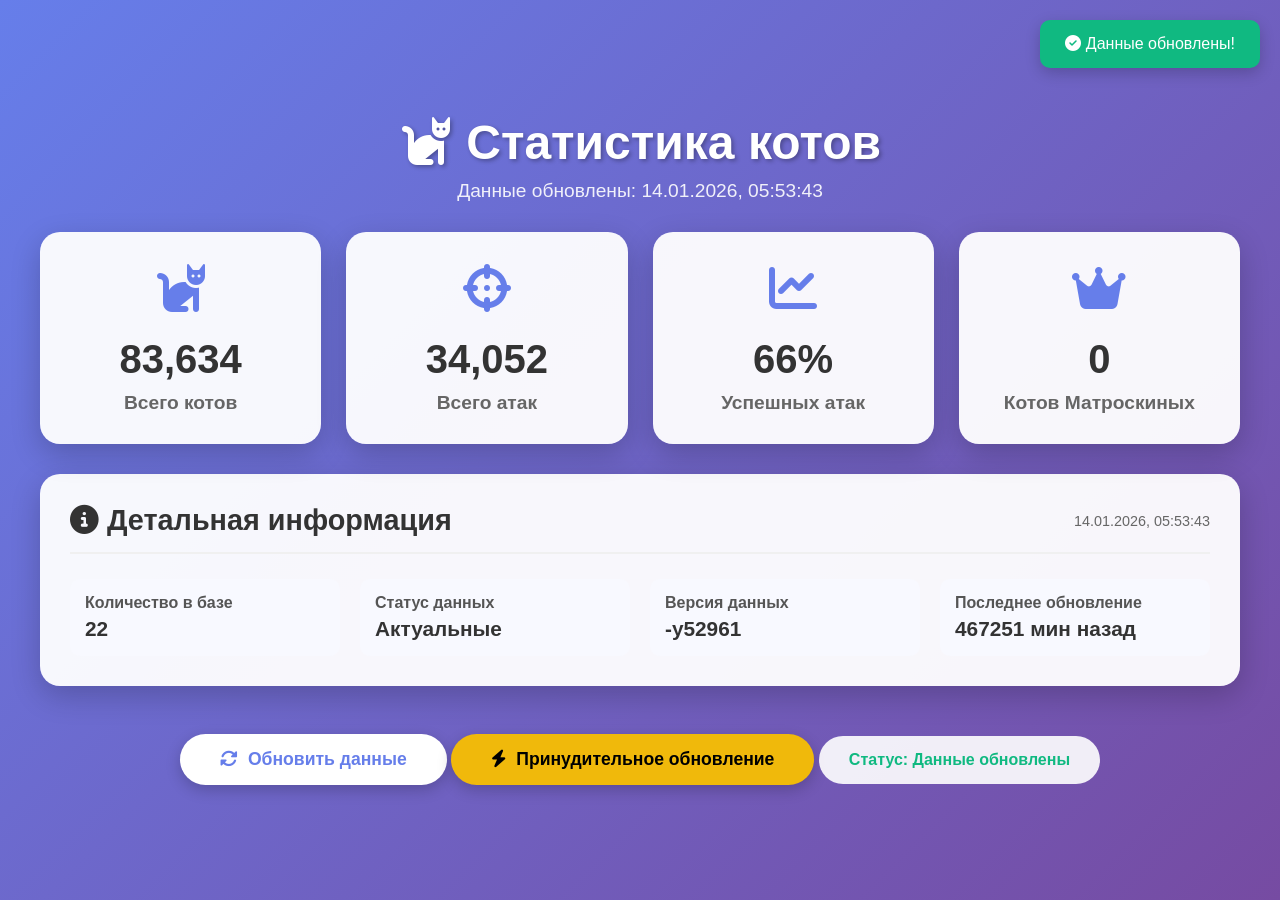
<file: index.html>
<!DOCTYPE html>
<html lang="ru">
<head>
    <meta charset="UTF-8">
    <meta name="viewport" content="width=device-width, initial-scale=1.0">
    <title>Статистика котов</title>
    <link rel="stylesheet" href="https://cdnjs.cloudflare.com/ajax/libs/font-awesome/6.4.0/css/all.min.css">
    <meta http-equiv="Cache-Control" content="no-cache, no-store, must-revalidate">
    <meta http-equiv="Pragma" content="no-cache">
    <meta http-equiv="Expires" content="0">
    <style>
        /* Стили остаются прежними */
        * { margin: 0; padding: 0; box-sizing: border-box; font-family: 'Segoe UI', sans-serif; }
        body { background: linear-gradient(135deg, #667eea 0%, #764ba2 100%); min-height: 100vh; display: flex; justify-content: center; align-items: center; padding: 20px; }
        .container { max-width: 1200px; width: 100%; }
        .header { text-align: center; margin-bottom: 30px; color: white; }
        .header h1 { font-size: 3rem; margin-bottom: 10px; text-shadow: 2px 2px 4px rgba(0,0,0,0.3); }
        .header p { font-size: 1.2rem; opacity: 0.9; }
        .stats-grid { display: grid; grid-template-columns: repeat(auto-fit, minmax(250px, 1fr)); gap: 25px; margin-bottom: 30px; }
        .stat-card { background: rgba(255, 255, 255, 0.95); border-radius: 20px; padding: 30px; box-shadow: 0 10px 30px rgba(0, 0, 0, 0.2); transition: transform 0.3s ease, box-shadow 0.3s ease; text-align: center; }
        .stat-card:hover { transform: translateY(-10px); box-shadow: 0 15px 35px rgba(0, 0, 0, 0.3); }
        .stat-icon { font-size: 3rem; color: #667eea; margin-bottom: 20px; }
        .stat-value { font-size: 2.5rem; font-weight: 800; color: #333; margin-bottom: 10px; }
        .stat-label { font-size: 1.2rem; color: #666; font-weight: 600; }
        .stat-details { background: rgba(255, 255, 255, 0.95); border-radius: 20px; padding: 30px; box-shadow: 0 10px 30px rgba(0, 0, 0, 0.2); margin-bottom: 30px; }
        .details-header { display: flex; justify-content: space-between; align-items: center; margin-bottom: 25px; padding-bottom: 15px; border-bottom: 2px solid #f0f0f0; }
        .details-header h2 { color: #333; font-size: 1.8rem; }
        .timestamp { color: #666; font-size: 0.9rem; }
        .details-grid { display: grid; grid-template-columns: repeat(auto-fit, minmax(200px, 1fr)); gap: 20px; }
        .detail-item { padding: 15px; background: #f8f9ff; border-radius: 10px; }
        .detail-label { font-weight: 600; color: #555; margin-bottom: 5px; }
        .detail-value { font-size: 1.3rem; font-weight: 700; color: #333; }
        .controls { text-align: center; margin-top: 30px; }
        .btn { background: white; color: #667eea; border: none; padding: 15px 40px; font-size: 1.1rem; font-weight: 600; border-radius: 50px; cursor: pointer; transition: all 0.3s ease; box-shadow: 0 5px 15px rgba(0, 0, 0, 0.2); display: inline-flex; align-items: center; gap: 10px; }
        .btn:hover { background: #667eea; color: white; transform: translateY(-3px); box-shadow: 0 8px 20px rgba(0, 0, 0, 0.3); }
        .status-bar { background: rgba(255, 255, 255, 0.9); border-radius: 50px; padding: 15px 30px; margin-top: 20px; display: inline-block; font-weight: 600; }
        .status-online { color: #10b981; }
        .status-offline { color: #ef4444; }
        .note { background: #fff3cd; border-left: 4px solid #ffc107; padding: 15px; border-radius: 8px; margin-top: 20px; font-size: 0.95rem; }
        .loading { text-align: center; padding: 50px; color: white; font-size: 1.5rem; }
        .loading i { font-size: 2rem; margin-bottom: 15px; display: block; }
        @media (max-width: 768px) {
            .header h1 { font-size: 2rem; }
            .stat-card { padding: 20px; }
            .stat-value { font-size: 2rem; }
            .details-header { flex-direction: column; align-items: flex-start; gap: 10px; }
        }
    </style>
</head>
<body>
    <div class="container">
        <div class="header">
            <h1><i class="fas fa-cat"></i> Статистика котов</h1>
            <p id="pageInfo">Загрузка данных...</p>
        </div>
        
        <div id="loading" class="loading">
            <i class="fas fa-paw fa-spin"></i>
            <div id="loadingText">Загружаем данные...</div>
        </div>
        
        <div id="content" style="display: none;">
            <div class="stats-grid">
                <div class="stat-card">
                    <div class="stat-icon"><i class="fas fa-cat"></i></div>
                    <div class="stat-value" id="totalCats">0</div>
                    <div class="stat-label">Всего котов</div>
                </div>
                <div class="stat-card">
                    <div class="stat-icon"><i class="fas fa-crosshairs"></i></div>
                    <div class="stat-value" id="totalAttacks">0</div>
                    <div class="stat-label">Всего атак</div>
                </div>
                <div class="stat-card">
                    <div class="stat-icon"><i class="fas fa-chart-line"></i></div>
                    <div class="stat-value" id="avgSuccess">0%</div>
                    <div class="stat-label">Успешных атак</div>
                </div>
                <div class="stat-card">
                    <div class="stat-icon"><i class="fas fa-crown"></i></div>
                    <div class="stat-value" id="totalMatroskin">0</div>
                    <div class="stat-label">Котов Матроскиных</div>
                </div>
            </div>
            
            <div class="stat-details">
                <div class="details-header">
                    <h2><i class="fas fa-info-circle"></i> Детальная информация</h2>
                    <div class="timestamp" id="timestamp">Загрузка...</div>
                </div>
                <div class="details-grid">
                    <div class="detail-item">
                        <div class="detail-label">Количество в базе</div>
                        <div class="detail-value" id="count">0</div>
                    </div>
                    <div class="detail-item">
                        <div class="detail-label">Статус данных</div>
                        <div class="detail-value" id="dataStatus">Проверка...</div>
                    </div>
                    <div class="detail-item">
                        <div class="detail-label">Версия данных</div>
                        <div class="detail-value" id="dataVersion">—</div>
                    </div>
                    <div class="detail-item">
                        <div class="detail-label">Последнее обновление</div>
                        <div class="detail-value" id="lastUpdate">—</div>
                    </div>
                </div>
                <div id="noteContainer"></div>
            </div>
            
            <div class="controls">
                <button class="btn" id="refreshBtn">
                    <i class="fas fa-sync-alt"></i> Обновить данные
                </button>
                <button class="btn" id="forceRefreshBtn" style="background: #f0b90b; color: #000;">
                    <i class="fas fa-bolt"></i> Принудительное обновление
                </button>
                <div class="status-bar" id="statusBar">
                    Статус: <span id="statusText">Загрузка...</span>
                </div>
            </div>
        </div>
    </div>

    <script>
        // Конфигурация
        const CONFIG = {
            DATA_URL: 'data.json',
            UPDATE_INTERVAL: 10000, // 10 секунд для тестирования
            VERSION: '1.0'
        };
        
        // Глобальные переменные
        let currentDataHash = '';
        let lastUpdateTime = 0;
        
        // DOM элементы
        const elements = {
            loading: document.getElementById('loading'),
            loadingText: document.getElementById('loadingText'),
            content: document.getElementById('content'),
            refreshBtn: document.getElementById('refreshBtn'),
            forceRefreshBtn: document.getElementById('forceRefreshBtn'),
            statusText: document.getElementById('statusText'),
            statusBar: document.getElementById('statusBar'),
            pageInfo: document.getElementById('pageInfo')
        };
        
        // Функция для создания хеша данных (для проверки изменений)
        function createDataHash(data) {
            const str = JSON.stringify(data);
            let hash = 0;
            for (let i = 0; i < str.length; i++) {
                const char = str.charCodeAt(i);
                hash = ((hash << 5) - hash) + char;
                hash = hash & hash;
            }
            return hash.toString(36);
        }
        
        // Функция для получения данных с принудительным обновлением кеша
        async function fetchData(forceRefresh = false) {
            let url = CONFIG.DATA_URL;
            
            if (forceRefresh) {
                // Добавляем параметр для обхода кеша
                url += '?nocache=' + Date.now() + '&v=' + Math.random();
            } else {
                // Обычный запрос с версией
                url += '?v=' + CONFIG.VERSION;
            }
            
            const response = await fetch(url, {
                headers: {
                    'Cache-Control': 'no-cache, no-store, must-revalidate',
                    'Pragma': 'no-cache'
                }
            });
            
            if (!response.ok) {
                throw new Error(`HTTP ${response.status}`);
            }
            
            return await response.json();
        }
        
        // Основная функция загрузки данных
        async function loadData(forceRefresh = false) {
            try {
                elements.statusText.textContent = forceRefresh ? 'Принудительная загрузка...' : 'Загрузка...';
                elements.statusBar.className = 'status-bar';
                elements.loadingText.textContent = forceRefresh ? 'Принудительная загрузка...' : 'Загрузка данных...';
                
                const data = await fetchData(forceRefresh);
                
                // Проверяем, изменились ли данные
                const newHash = createDataHash(data);
                const dataChanged = newHash !== currentDataHash;
                
                if (dataChanged || forceRefresh) {
                    currentDataHash = newHash;
                    lastUpdateTime = Date.now();
                    updateUI(data);
                    
                    elements.statusText.textContent = `Данные обновлены ${forceRefresh ? '(принудительно)' : ''}`;
                    elements.statusBar.className = 'status-bar status-online';
                    
                    // Показываем уведомление об обновлении
                    if (dataChanged && !forceRefresh) {
                        showNotification('Данные обновлены!');
                    }
                    
                    console.log('Данные загружены:', data);
                } else {
                    elements.statusText.textContent = 'Данные актуальны';
                    elements.statusBar.className = 'status-bar status-online';
                    console.log('Данные не изменились');
                }
                
                return data;
                
            } catch (error) {
                console.error('Ошибка загрузки:', error);
                elements.statusText.textContent = 'Ошибка загрузки';
                elements.statusBar.className = 'status-bar status-offline';
                
                showDemoData();
                return null;
            }
        }
        
        // Функция показа уведомления
        function showNotification(message) {
            // Создаем временное уведомление
            const notification = document.createElement('div');
            notification.style.cssText = `
                position: fixed;
                top: 20px;
                right: 20px;
                background: #10b981;
                color: white;
                padding: 15px 25px;
                border-radius: 10px;
                box-shadow: 0 5px 15px rgba(0,0,0,0.2);
                z-index: 1000;
                animation: slideIn 0.3s ease;
            `;
            notification.innerHTML = `<i class="fas fa-check-circle"></i> ${message}`;
            document.body.appendChild(notification);
            
            setTimeout(() => {
                notification.style.animation = 'slideOut 0.3s ease';
                setTimeout(() => notification.remove(), 300);
            }, 3000);
        }
        
        // Добавляем CSS для анимации уведомлений
        const style = document.createElement('style');
        style.textContent = `
            @keyframes slideIn {
                from { transform: translateX(100%); opacity: 0; }
                to { transform: translateX(0); opacity: 1; }
            }
            @keyframes slideOut {
                from { transform: translateX(0); opacity: 1; }
                to { transform: translateX(100%); opacity: 0; }
            }
        `;
        document.head.appendChild(style);
        
        // Демо данные
        function showDemoData() {
            const demoData = {
                totalCats: Math.floor(Math.random() * 1000) + 1500,
                totalAttacks: Math.floor(Math.random() * 2000) + 3000,
                avgSuccess: Math.floor(Math.random() * 30) + 60,
                totalMatroskin: Math.floor(Math.random() * 100) + 20,
                count: Math.floor(Math.random() * 30) + 15,
                timestamp: new Date().toISOString(),
                note: 'Демо данные (не удалось загрузить актуальные)'
            };
            
            updateUI(demoData);
            
            const noteContainer = document.getElementById('noteContainer');
            noteContainer.innerHTML = `
                <div class="note">
                    <strong><i class="fas fa-exclamation-triangle"></i> Внимание:</strong> 
                    Используются демо-данные. Актуальные данные временно недоступны.
                    <br><small>Проверьте подключение к интернету и обновите страницу.</small>
                </div>
            `;
        }
        
        // Обновление интерфейса
        function updateUI(data) {
            // Форматирование чисел
            function formatNumber(num) {
                return num.toString().replace(/\B(?=(\d{3})+(?!\d))/g, ",");
            }
            
            // Форматирование даты
            function formatDate(timestamp) {
                const date = new Date(timestamp);
                return date.toLocaleString('ru-RU', {
                    day: '2-digit',
                    month: '2-digit',
                    year: 'numeric',
                    hour: '2-digit',
                    minute: '2-digit',
                    second: '2-digit'
                });
            }
            
            // Обновляем значения
            document.getElementById('totalCats').textContent = formatNumber(data.totalCats);
            document.getElementById('totalAttacks').textContent = formatNumber(data.totalAttacks);
            document.getElementById('avgSuccess').textContent = data.avgSuccess + '%';
            document.getElementById('totalMatroskin').textContent = formatNumber(data.totalMatroskin);
            document.getElementById('count').textContent = formatNumber(data.count);
            document.getElementById('timestamp').textContent = formatDate(data.timestamp);
            
            // Время с последнего обновления
            const updateTime = new Date(data.timestamp);
            const now = new Date();
            const diffMinutes = Math.floor((now - updateTime) / (1000 * 60));
            document.getElementById('lastUpdate').textContent = diffMinutes < 1 ? 'Только что' : `${diffMinutes} мин назад`;
            
            // Статус данных
            const isDemo = data.note && data.note.toLowerCase().includes('демо');
            document.getElementById('dataStatus').textContent = isDemo ? 'Демо' : 'Актуальные';
            
            // Версия данных (хеш)
            document.getElementById('dataVersion').textContent = currentDataHash.substring(0, 8);
            
            // Информация о странице
            elements.pageInfo.textContent = `Данные обновлены: ${formatDate(data.timestamp)}`;
            
            // Примечание
            const noteContainer = document.getElementById('noteContainer');
            if (data.note && !isDemo) {
                noteContainer.innerHTML = `
                    <div class="note">
                        <strong><i class="fas fa-sticky-note"></i> Информация:</strong> ${data.note}
                    </div>
                `;
            } else if (!isDemo) {
                noteContainer.innerHTML = '';
            }
            
            // Показываем контент
            elements.loading.style.display = 'none';
            elements.content.style.display = 'block';
            
            // Сохраняем в localStorage
            try {
                localStorage.setItem('catStats', JSON.stringify(data));
                localStorage.setItem('catStatsTime', Date.now().toString());
                localStorage.setItem('catStatsHash', currentDataHash);
            } catch (e) {
                console.warn('Не удалось сохранить в localStorage');
            }
        }
        
        // Инициализация
        async function init() {
            // Пробуем загрузить сохраненные данные
            try {
                const savedData = localStorage.getItem('catStats');
                const savedTime = localStorage.getItem('catStatsTime');
                const savedHash = localStorage.getItem('catStatsHash');
                
                if (savedData && savedTime && savedHash) {
                    const data = JSON.parse(savedData);
                    const timeDiff = Date.now() - parseInt(savedTime);
                    
                    // Если данные не старше 2 минут, показываем их
                    if (timeDiff < 2 * 60 * 1000) {
                        currentDataHash = savedHash;
                        updateUI(data);
                        elements.statusText.textContent = 'Используются кешированные данные';
                        elements.statusBar.className = 'status-bar';
                    }
                }
            } catch (e) {
                console.warn('Ошибка загрузки из localStorage:', e);
            }
            
            // Загружаем актуальные данные
            await loadData();
            
            // Автообновление
            setInterval(() => loadData(), CONFIG.UPDATE_INTERVAL);
            
            // Кнопка обновления
            elements.refreshBtn.addEventListener('click', async () => {
                elements.refreshBtn.innerHTML = '<i class="fas fa-sync-alt fa-spin"></i> Обновление...';
                elements.refreshBtn.disabled = true;
                
                await loadData();
                
                setTimeout(() => {
                    elements.refreshBtn.innerHTML = '<i class="fas fa-sync-alt"></i> Обновить данные';
                    elements.refreshBtn.disabled = false;
                }, 1000);
            });
            
            // Кнопка принудительного обновления
            elements.forceRefreshBtn.addEventListener('click', async () => {
                elements.forceRefreshBtn.innerHTML = '<i class="fas fa-bolt fa-spin"></i> Обновление...';
                elements.forceRefreshBtn.disabled = true;
                
                await loadData(true);
                
                setTimeout(() => {
                    elements.forceRefreshBtn.innerHTML = '<i class="fas fa-bolt"></i> Принудительное обновление';
                    elements.forceRefreshBtn.disabled = false;
                }, 1000);
            });
        }
        
        // Запускаем
        document.addEventListener('DOMContentLoaded', init);
    </script>
</body>
</html>
</file>
